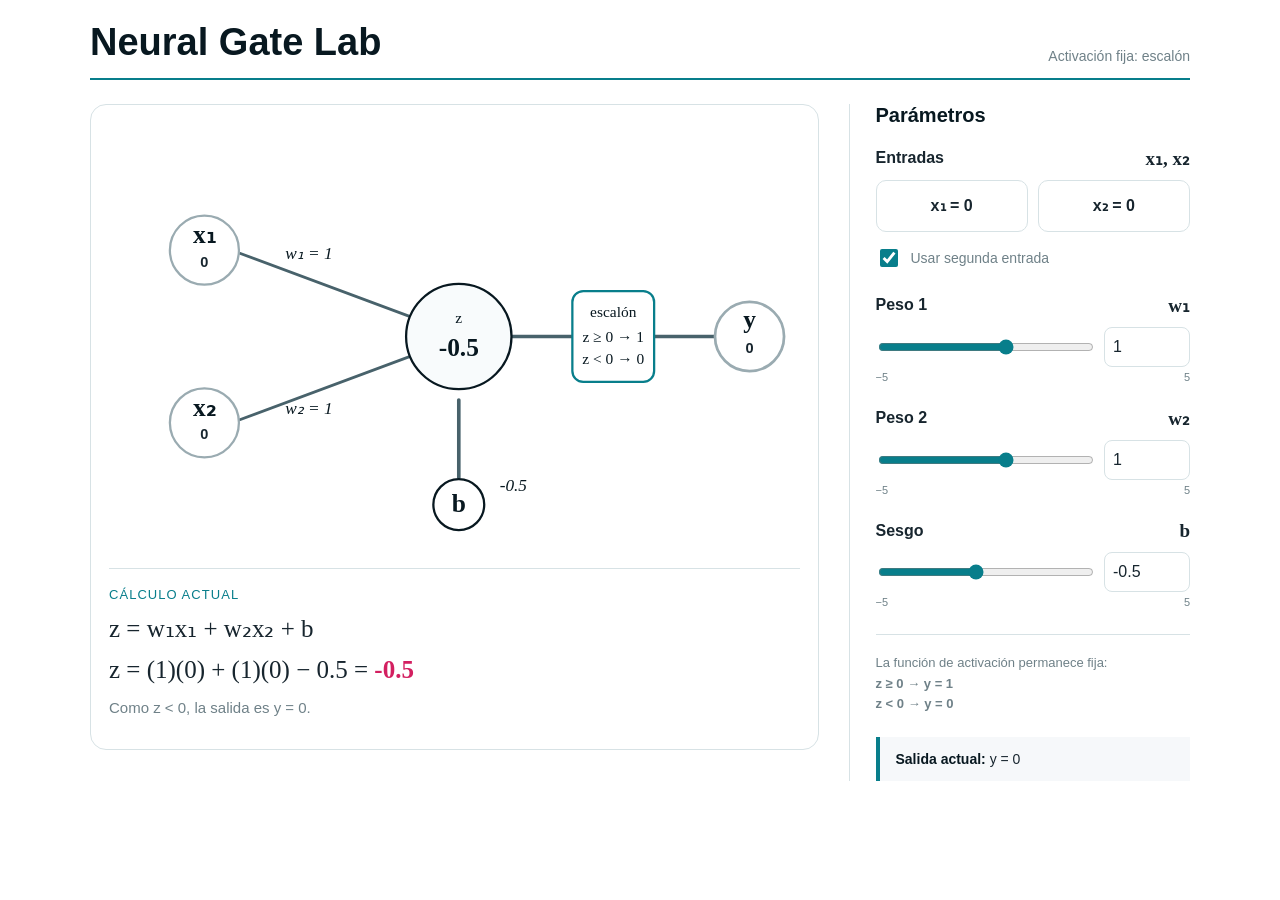
<file: neural_gate_lab/index.html>
<!DOCTYPE html>
<html lang="es">
<head>
  <meta charset="UTF-8" />
  <meta name="viewport" content="width=device-width, initial-scale=1.0" />
  <title>Neural Gate Lab</title>
  <link rel="stylesheet" href="style.css" />
</head>

<body>
  <main class="app">
    <header class="topbar">
      <div>
        <h1>Neural Gate Lab</h1>
      </div>
      <p class="step-note">Activación fija: escalón</p>
    </header>

    <section class="lab">
      <div class="neuron-panel">
        <div class="diagram-wrap">
          <svg id="neuronSvg" viewBox="0 0 760 470" role="img" aria-labelledby="svgTitle svgDesc">
            <title id="svgTitle">Neurona artificial configurable</title>
            <desc id="svgDesc">
              Dos entradas binarias, dos pesos, un sesgo, una neurona que calcula z,
              una función de activación escalón y una salida binaria.
            </desc>

            <!-- Conexiones -->
            <line id="line1" class="connection" x1="135" y1="140" x2="350" y2="220" stroke-width="4"/>
            <line id="line2" class="connection" x1="135" y1="330" x2="350" y2="250" stroke-width="4"/>
            <line class="connection" x1="420" y1="235" x2="510" y2="235" stroke-width="4"/>
            <line class="connection" x1="600" y1="235" x2="675" y2="235" stroke-width="4"/>
            <line class="connection" x1="385" y1="390" x2="385" y2="305" stroke-width="4"/>

            <!-- Pulso -->
            <circle id="pulse" class="pulse" cx="420" cy="235" r="7" fill="#d31f60"/>

            <!-- Entrada x1 -->
            <circle id="x1Node" class="node input-node off" cx="105" cy="140" r="38"
                    tabindex="0" role="button" aria-label="Entrada x1, valor 0"/>
            <text class="input-label" x="105" y="132" text-anchor="middle">x₁</text>
            <text id="x1ValueText" class="input-value" x="105" y="158" text-anchor="middle">0</text>

            <!-- Entrada x2 -->
            <circle id="x2Node" class="node input-node off" cx="105" cy="330" r="38"
                    tabindex="0" role="button" aria-label="Entrada x2, valor 0"/>
            <text class="input-label" x="105" y="322" text-anchor="middle">x₂</text>
            <text id="x2ValueText" class="input-value" x="105" y="348" text-anchor="middle">0</text>

            <!-- Pesos -->
            <text id="w1Label" class="weight-label" x="220" y="150" text-anchor="middle">w₁ = 1.0</text>
            <text id="w2Label" class="weight-label" x="220" y="320" text-anchor="middle">w₂ = 1.0</text>

            <!-- Neurona -->
            <circle class="neuron-core" cx="385" cy="235" r="58"/>
            <text class="small-label" x="385" y="220" text-anchor="middle">z</text>
            <text id="zInside" class="math-label" x="385" y="257" text-anchor="middle">−0.5</text>

            <!-- Sesgo -->
            <circle class="node" cx="385" cy="420" r="28"/>
            <text class="input-label" x="385" y="428" text-anchor="middle">b</text>
            <text id="bLabel" class="weight-label" x="430" y="405">−0.5</text>

            <!-- Activación -->
            <rect class="activation-box" x="510" y="185" width="90" height="100" rx="12"/>
            <text class="small-label" x="555" y="213" text-anchor="middle">escalón</text>
            <text class="small-label" x="555" y="241" text-anchor="middle">z ≥ 0 → 1</text>
            <text class="small-label" x="555" y="265" text-anchor="middle">z &lt; 0 → 0</text>

            <!-- Salida -->
            <circle id="outputNode" class="node output-node off" cx="705" cy="235" r="38"/>
            <text class="input-label" x="705" y="226" text-anchor="middle">y</text>
            <text id="outputValueText" class="input-value" x="705" y="253" text-anchor="middle">0</text>
          </svg>

          <div class="calc" aria-live="polite">
            <p class="calc-title">Cálculo actual</p>
            <p id="symbolicEquation" class="equation">z = w₁x₁ + w₂x₂ + b</p>
            <p id="numericEquation" class="equation">
              z = (1)(0) + (1)(0) − 0.5 = <strong>−0.5</strong>
            </p>
            <p id="activationReadout" class="activation-readout">
              Como z &lt; 0, la salida es y = 0.
            </p>
          </div>
        </div>
      </div>

      <aside class="controls" aria-label="Controles de la neurona">
        <h2>Parámetros</h2>

        <div class="control-group">
          <div class="control-title">
            <span>Entradas</span>
            <span class="symbol">x₁, x₂</span>
          </div>

          <div class="input-toggle-row">
            <button id="x1Button" class="bit-button" type="button" aria-pressed="false">x₁ = 0</button>
            <button id="x2Button" class="bit-button" type="button" aria-pressed="false">x₂ = 0</button>
          </div>

          <label class="switch-row">
            <input id="useX2" type="checkbox" checked />
            <span>Usar segunda entrada</span>
          </label>
        </div>

        <div class="control-group">
          <div class="control-title">
            <span>Peso 1</span>
            <span class="symbol">w₁</span>
          </div>
          <div class="slider-row">
            <input id="w1Range" type="range" min="-5" max="5" step="0.1" value="1" aria-label="Peso w1" />
            <input id="w1Number" type="number" min="-5" max="5" step="0.1" value="1" aria-label="Valor numérico de w1" />
          </div>
          <div class="range-ends"><span>−5</span><span>5</span></div>
        </div>

        <div class="control-group" id="w2Group">
          <div class="control-title">
            <span>Peso 2</span>
            <span class="symbol">w₂</span>
          </div>
          <div class="slider-row">
            <input id="w2Range" type="range" min="-5" max="5" step="0.1" value="1" aria-label="Peso w2" />
            <input id="w2Number" type="number" min="-5" max="5" step="0.1" value="1" aria-label="Valor numérico de w2" />
          </div>
          <div class="range-ends"><span>−5</span><span>5</span></div>
        </div>

        <div class="control-group">
          <div class="control-title">
            <span>Sesgo</span>
            <span class="symbol">b</span>
          </div>
          <div class="slider-row">
            <input id="bRange" type="range" min="-5" max="5" step="0.1" value="-0.5" aria-label="Sesgo b" />
            <input id="bNumber" type="number" min="-5" max="5" step="0.1" value="-0.5" aria-label="Valor numérico del sesgo b" />
          </div>
          <div class="range-ends"><span>−5</span><span>5</span></div>
        </div>

        <div class="formula-key">
          La función de activación permanece fija:
          <br>
          <strong>z ≥ 0 → y = 1</strong><br>
          <strong>z &lt; 0 → y = 0</strong>
        </div>

        <div id="status" class="status" aria-live="polite">
          <strong>Salida actual:</strong> y = 0
        </div>
      </aside>
    </section>
  </main>

  <script src="script.js"></script>
</body>
</html>
</file>
<file: neural_gate_lab/style.css>
:root {
  --ink: #17252e;
  --muted: #6f8188;
  --line: #d7e2e5;
  --soft: #f6f8fa;
  --teal: #087e8b;
  --teal-soft: #e9f6f7;
  --cyan: #48d7e8;
  --magenta: #d31f60;
  --dark: #081820;
  --on: #238636;
  --off: #9aabb1;
  --warn: #d99200;
}

* {
  box-sizing: border-box;
}

body {
  margin: 0;
  background: #ffffff;
  color: var(--ink);
  font-family: Arial, Helvetica, sans-serif;
}

.app {
  width: min(1100px, calc(100% - 28px));
  margin: 22px auto 34px;
}

.topbar {
  display: flex;
  justify-content: space-between;
  align-items: flex-end;
  gap: 18px;
  padding-bottom: 14px;
  border-bottom: 2px solid var(--teal);
  margin-bottom: 24px;
}

.eyebrow {
  margin: 0 0 4px;
  color: var(--magenta);
  font-size: 12px;
  letter-spacing: .12em;
  text-transform: uppercase;
}

h1 {
  margin: 0;
  font-size: clamp(26px, 4vw, 38px);
  line-height: 1.1;
  color: var(--dark);
}

.topbar p {
  margin: 0;
}

.step-note {
  color: var(--muted);
  font-size: 14px;
  text-align: right;
  white-space: nowrap;
}

.lab {
  display: grid;
  grid-template-columns: minmax(0, 1.6fr) minmax(260px, .75fr);
  gap: 30px;
  align-items: start;
}

.neuron-panel {
  min-width: 0;
}

.diagram-wrap {
  position: relative;
  background: #ffffff;
  border: 1px solid var(--line);
  border-radius: 16px;
  padding: 18px;
  overflow: hidden;
}

svg {
  display: block;
  width: 100%;
  height: auto;
  min-height: 420px;
}

.connection {
  stroke: #48626b;
  stroke-linecap: round;
  transition: stroke-width .18s ease, opacity .18s ease, stroke .18s ease;
}

.connection.disabled {
  opacity: .18;
}

.node {
  fill: #ffffff;
  stroke: var(--dark);
  stroke-width: 2.5;
}

.input-node {
  cursor: pointer;
  transition: fill .18s ease, stroke .18s ease;
}

.input-node.on {
  fill: #e7f5eb;
  stroke: var(--on);
}

.input-node.off {
  fill: #ffffff;
  stroke: var(--off);
}

.input-node.disabled {
  fill: #f1f4f5;
  stroke: #c7d1d5;
}

.input-label,
.weight-label,
.math-label,
.small-label {
  font-family: Georgia, "Times New Roman", serif;
  fill: var(--dark);
  user-select: none;
}

.input-label {
  font-size: 28px;
  font-weight: bold;
}

.input-value {
  font-family: Arial, Helvetica, sans-serif;
  font-size: 16px;
  font-weight: bold;
  fill: var(--ink);
  user-select: none;
}

.weight-label {
  font-size: 19px;
  font-style: italic;
}

.math-label {
  font-size: 28px;
  font-weight: bold;
}

.small-label {
  font-size: 17px;
}

.neuron-core {
  fill: #f8fbfc;
  stroke: var(--dark);
  stroke-width: 2.5;
}

.activation-box {
  fill: #ffffff;
  stroke: var(--teal);
  stroke-width: 2.5;
}

.output-node {
  stroke-width: 3;
  transition: fill .18s ease, stroke .18s ease;
}

.output-node.on {
  fill: #e7f5eb;
  stroke: var(--on);
}

.output-node.off {
  fill: #ffffff;
  stroke: var(--off);
}

.pulse {
  opacity: 0;
  pointer-events: none;
}

.pulse.animate {
  opacity: 1;
  animation: travel .55s ease-out;
}

@keyframes travel {
  0% {
    transform: translateX(0);
    opacity: 0;
  }
  15% {
    opacity: 1;
  }
  100% {
    transform: translateX(410px);
    opacity: 0;
  }
}

@media (prefers-reduced-motion: reduce) {
  *,
  *::before,
  *::after {
    animation-duration: 0.001ms !important;
    transition-duration: 0.001ms !important;
  }
}

.calc {
  margin-top: 18px;
  padding: 18px 0 0;
  border-top: 1px solid var(--line);
}

.calc-title {
  margin: 0 0 8px;
  color: var(--teal);
  font-size: 13px;
  letter-spacing: .08em;
  text-transform: uppercase;
}

.equation {
  margin: 4px 0;
  font-family: Georgia, "Times New Roman", serif;
  font-size: clamp(19px, 2.8vw, 25px);
  line-height: 1.5;
}

.equation strong {
  color: var(--magenta);
}

.activation-readout {
  margin-top: 10px;
  font-size: 15px;
  color: var(--muted);
}

.controls {
  border-left: 1px solid var(--line);
  padding-left: 26px;
  min-width: 0;
}

.controls h2 {
  margin: 0 0 20px;
  font-size: 20px;
  color: var(--dark);
}

.control-group {
  margin-bottom: 24px;
}

.control-title {
  display: flex;
  justify-content: space-between;
  align-items: center;
  gap: 10px;
  margin-bottom: 10px;
  font-weight: bold;
  color: var(--ink);
}

.control-title .symbol {
  font-family: Georgia, "Times New Roman", serif;
  font-size: 19px;
}

.input-toggle-row {
  display: grid;
  grid-template-columns: 1fr 1fr;
  gap: 10px;
  margin-bottom: 14px;
}

.bit-button {
  min-height: 52px;
  border: 1px solid var(--line);
  background: #ffffff;
  border-radius: 10px;
  color: var(--ink);
  font-size: 16px;
  font-weight: bold;
  cursor: pointer;
  transition: border-color .16s ease, background .16s ease;
}

.bit-button:hover {
  border-color: var(--teal);
}

.bit-button.active {
  border-color: var(--on);
  background: #eff8f1;
}

.bit-button:disabled {
  cursor: not-allowed;
  opacity: .45;
  background: #f1f4f5;
}

.switch-row {
  display: flex;
  align-items: center;
  gap: 10px;
  margin: 6px 0 18px;
  font-size: 14px;
  color: var(--muted);
}

.switch-row input {
  width: 18px;
  height: 18px;
  accent-color: var(--teal);
}

.slider-row {
  display: grid;
  grid-template-columns: 1fr 86px;
  gap: 12px;
  align-items: center;
}

input[type="range"] {
  width: 100%;
  accent-color: var(--teal);
}

input[type="number"] {
  width: 100%;
  min-height: 40px;
  padding: 7px 8px;
  border: 1px solid var(--line);
  border-radius: 8px;
  font-size: 16px;
  color: var(--ink);
  background: #ffffff;
}

input[type="number"]:focus,
input[type="range"]:focus,
button:focus,
input[type="checkbox"]:focus {
  outline: 3px solid rgba(72, 215, 232, .35);
  outline-offset: 2px;
}

.range-ends {
  display: flex;
  justify-content: space-between;
  margin-top: 4px;
  color: var(--muted);
  font-size: 11px;
}

.formula-key {
  margin-top: 26px;
  padding-top: 18px;
  border-top: 1px solid var(--line);
  color: var(--muted);
  font-size: 13px;
  line-height: 1.6;
}

.status {
  margin-top: 22px;
  padding: 14px 16px;
  border-left: 4px solid var(--teal);
  background: var(--soft);
  font-size: 14px;
}

.status strong {
  color: var(--dark);
}

@media (max-width: 820px) {
  .lab {
    grid-template-columns: 1fr;
  }

  .controls {
    border-left: 0;
    border-top: 1px solid var(--line);
    padding-left: 0;
    padding-top: 24px;
  }

  .step-note {
    display: none;
  }
}

@media (max-width: 560px) {
  .app {
    width: min(100% - 18px, 1100px);
    margin-top: 10px;
  }

  .topbar {
    align-items: flex-start;
  }

  .diagram-wrap {
    padding: 8px;
    border-radius: 12px;
  }

  svg {
    min-height: 350px;
  }

  .slider-row {
    grid-template-columns: 1fr 78px;
  }
}
</file>
